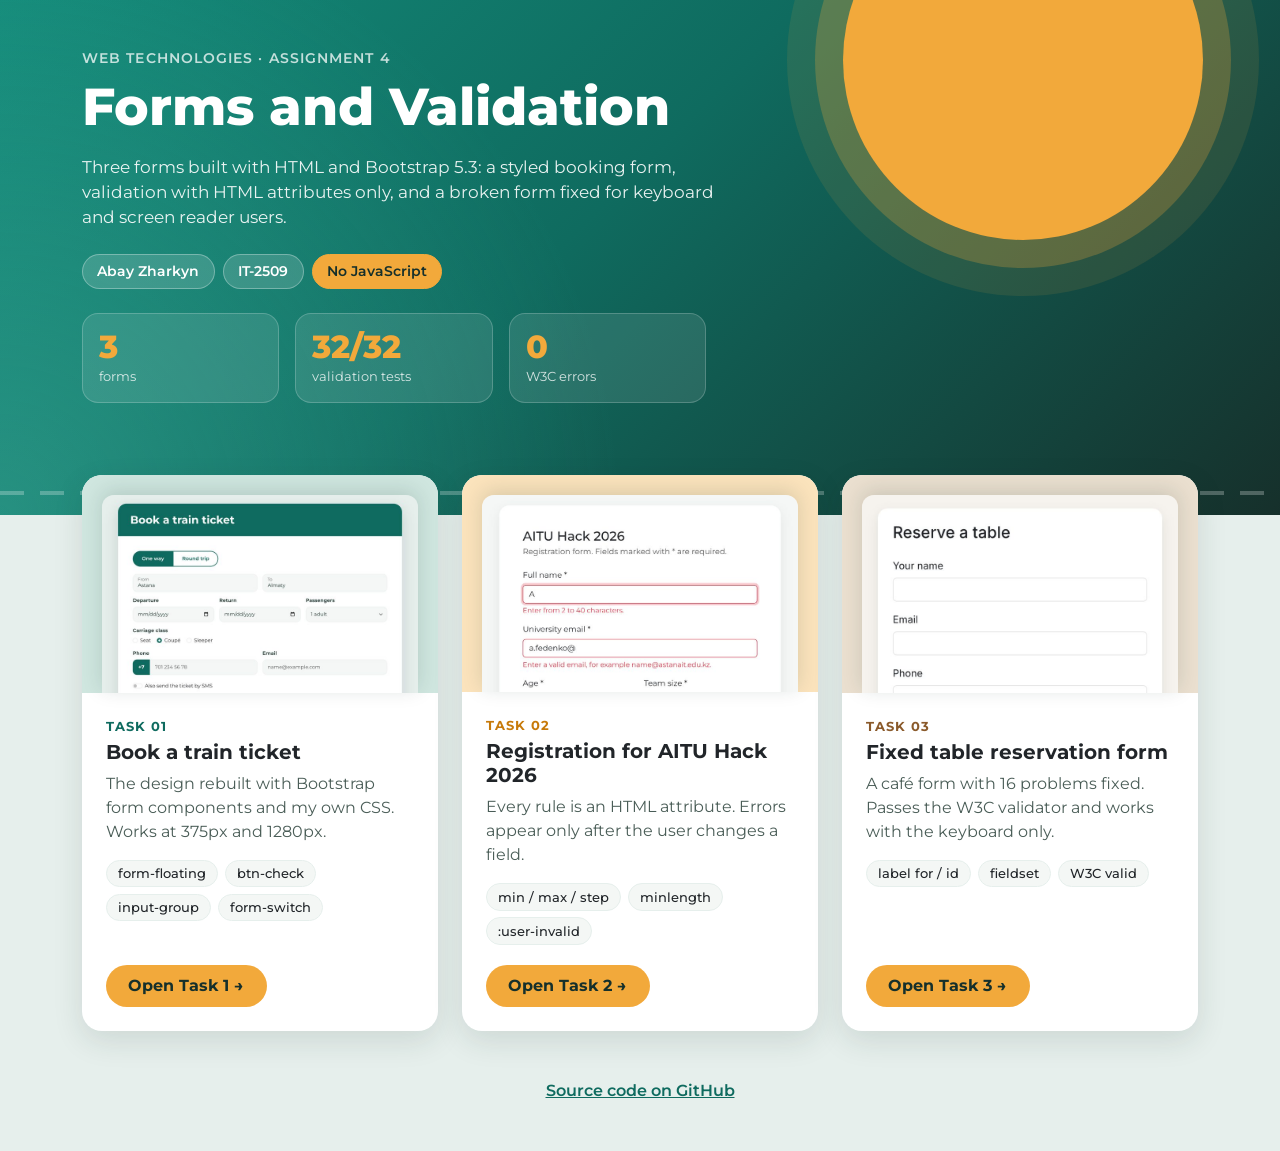
<file: index.html>
<!DOCTYPE html>
<html lang="en">
<head>
  <meta charset="UTF-8">
  <meta name="viewport" content="width=device-width, initial-scale=1">
  <title>Assignment 4 – Forms and Validation</title>
  <link href="https://cdn.jsdelivr.net/npm/bootstrap@5.3.3/dist/css/bootstrap.min.css" rel="stylesheet">
  <link rel="preconnect" href="https://fonts.googleapis.com">
  <link href="https://fonts.googleapis.com/css2?family=Montserrat:wght@400;500;600;700;800&amp;display=swap" rel="stylesheet">
  <link rel="stylesheet" href="css/index.css">
</head>
<body class="home">

<!-- Зелёная шапка во всю ширину -->
<header class="home-hero">
  <div class="container py-5">
    <p class="home-eyebrow mb-2">Web Technologies · Assignment 4</p>
    <h1 class="home-title mb-3">Forms and Validation</h1>
    <p class="home-lead mb-4">Three forms built with HTML and Bootstrap 5.3: a styled booking form, validation with HTML attributes only, and a broken form fixed for keyboard and screen reader users.</p>
    <div class="d-flex flex-wrap gap-2 mb-4">
      <span class="home-chip">Abay Zharkyn</span>
      <span class="home-chip">IT-2509</span>
      <span class="home-chip home-chip-accent">No JavaScript</span>
    </div>

    <!-- Плитки с цифрами: сетка 3 колонки, на телефоне тоже 3, но меньше -->
    <div class="row g-2 g-sm-3 home-stats">
      <div class="col-4"><div class="home-stat"><b>3</b><span>forms</span></div></div>
      <div class="col-4"><div class="home-stat"><b>32/32</b><span>validation tests</span></div></div>
      <div class="col-4"><div class="home-stat"><b>0</b><span>W3C errors</span></div></div>
    </div>
  </div>
</header>

<main class="container home-main">
  <!-- Сетка: на телефоне 1 колонка, с 768px — 2, с 992px — 3 -->
  <div class="row g-4">

    <div class="col-12 col-md-6 col-lg-4">
      <!-- stretched-link делает кликабельной всю карточку -->
      <article class="card home-card home-card-green h-100">
        <div class="home-preview">
          <img src="img/task1.jpg" alt="Preview of the train ticket booking form" width="800" height="500">
        </div>
        <div class="card-body">
          <p class="home-num mb-1">Task 01</p>
          <h2 class="h5 card-title">Book a train ticket</h2>
          <p class="card-text">The design rebuilt with Bootstrap form components and my own CSS. Works at 375px and 1280px.</p>
          <ul class="home-tags">
            <li>form-floating</li>
            <li>btn-check</li>
            <li>input-group</li>
            <li>form-switch</li>
          </ul>
          <a href="task1.html" class="stretched-link home-link">Open Task 1 <span aria-hidden="true">→</span></a>
        </div>
      </article>
    </div>

    <div class="col-12 col-md-6 col-lg-4">
      <article class="card home-card home-card-orange h-100">
        <div class="home-preview">
          <img src="img/task2.jpg" alt="Preview of the hackathon form with validation errors" width="800" height="499">
        </div>
        <div class="card-body">
          <p class="home-num mb-1">Task 02</p>
          <h2 class="h5 card-title">Registration for AITU Hack 2026</h2>
          <p class="card-text">Every rule is an HTML attribute. Errors appear only after the user changes a field.</p>
          <ul class="home-tags">
            <li>min / max / step</li>
            <li>minlength</li>
            <li>:user-invalid</li>
          </ul>
          <a href="task2.html" class="stretched-link home-link">Open Task 2 <span aria-hidden="true">→</span></a>
        </div>
      </article>
    </div>

    <div class="col-12 col-md-6 col-lg-4">
      <article class="card home-card home-card-sand h-100">
        <div class="home-preview">
          <img src="img/task3.jpg" alt="Preview of the fixed table reservation form" width="800" height="500">
        </div>
        <div class="card-body">
          <p class="home-num mb-1">Task 03</p>
          <h2 class="h5 card-title">Fixed table reservation form</h2>
          <p class="card-text">A café form with 16 problems fixed. Passes the W3C validator and works with the keyboard only.</p>
          <ul class="home-tags">
            <li>label for / id</li>
            <li>fieldset</li>
            <li>W3C valid</li>
          </ul>
          <a href="task3.html" class="stretched-link home-link">Open Task 3 <span aria-hidden="true">→</span></a>
        </div>
      </article>
    </div>

  </div>
</main>

<footer class="container home-footer">
  <a href="https://github.com/Sonwik/web4">Source code on GitHub</a>
</footer>

</body>
</html>
</file>
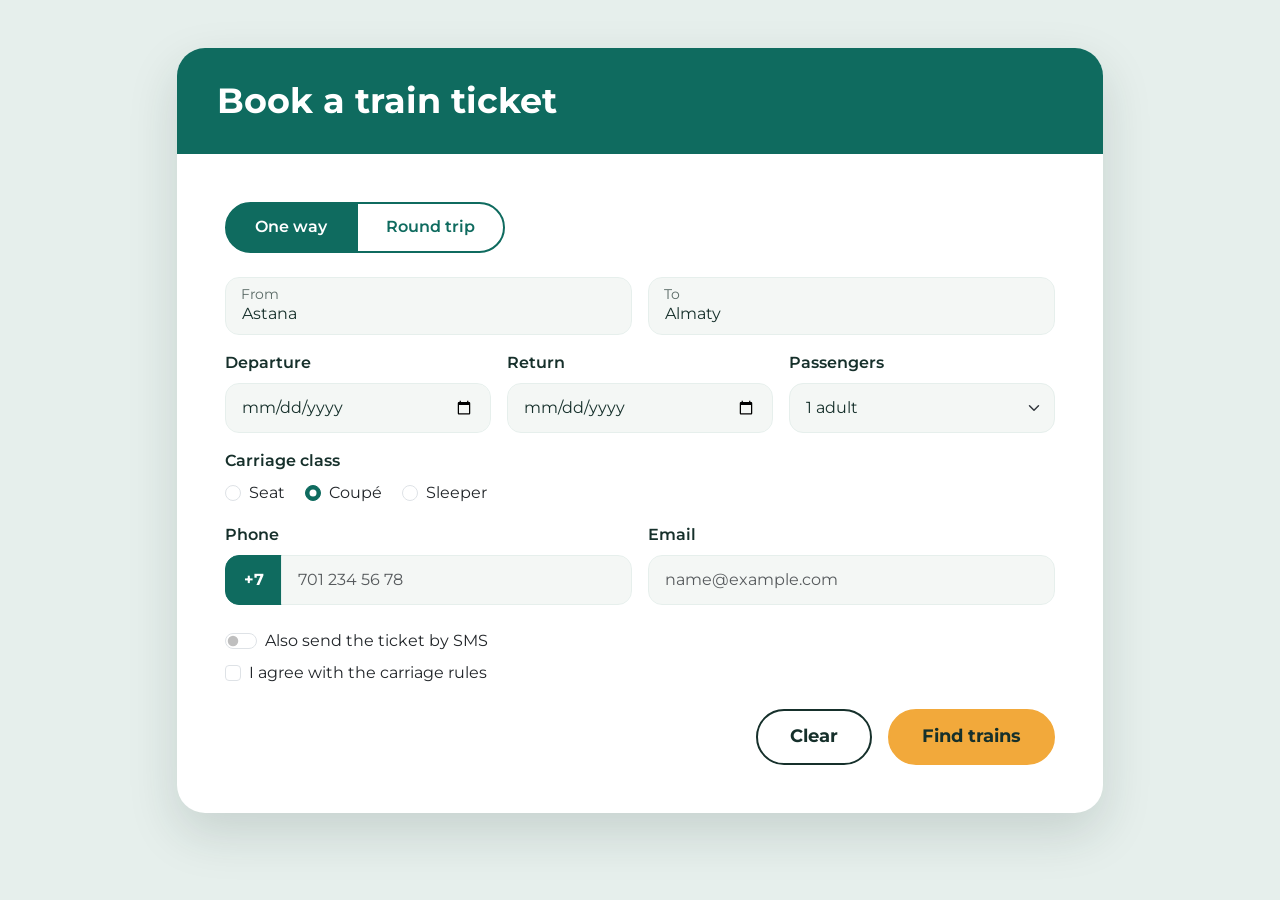
<file: task1.html>
<!DOCTYPE html>
<html lang="en">
<head>
  <meta charset="UTF-8">
  <meta name="viewport" content="width=device-width, initial-scale=1">
  <title>Task 1 – Book a train ticket</title>
  <link href="https://cdn.jsdelivr.net/npm/bootstrap@5.3.3/dist/css/bootstrap.min.css" rel="stylesheet">
  <link rel="preconnect" href="https://fonts.googleapis.com">
  <link href="https://fonts.googleapis.com/css2?family=Montserrat:wght@400;500;600;700;800&amp;display=swap" rel="stylesheet">
  <link rel="stylesheet" href="css/task1.css">
</head>
<body class="t1-page">

<main class="container py-4 py-md-5">
  <div class="row justify-content-center">
    <!-- Ширина карточки задаётся сеткой Bootstrap, а не фиксированными px -->
    <div class="col-12 col-lg-10">

      <!-- Компонент Card: card-header (зелёная шапка) + card-body -->
      <div class="card t1-card">
        <h1 class="card-header t1-header">Book a train ticket</h1>

        <div class="card-body t1-body">
          <form action="#" method="get">

            <!-- 1. "One way / Round trip": два radio + Bootstrap .btn-check внутри .btn-group.
                 Радио не скрыты через display:none, поэтому до них можно дойти Tab и переключать стрелками. -->
            <div class="btn-group t1-trip d-flex d-sm-inline-flex mb-4" role="group" aria-label="Trip type">
              <input type="radio" class="btn-check" name="trip" id="oneWay" value="one-way" checked>
              <label class="btn t1-trip-btn" for="oneWay">One way</label>

              <input type="radio" class="btn-check" name="trip" id="roundTrip" value="round-trip">
              <label class="btn t1-trip-btn" for="roundTrip">Round trip</label>
            </div>

            <!-- 2. From / To: Floating labels (.form-floating). Label стоит ПОСЛЕ input и нужен placeholder -->
            <div class="row g-3 mb-3">
              <div class="col-md-6">
                <div class="form-floating">
                  <input type="text" class="form-control t1-control" id="from" name="from"
                         placeholder="From" value="Astana" autocomplete="off" required>
                  <label for="from">From</label>
                </div>
              </div>
              <div class="col-md-6">
                <div class="form-floating">
                  <input type="text" class="form-control t1-control" id="to" name="to"
                         placeholder="To" value="Almaty" autocomplete="off" required>
                  <label for="to">To</label>
                </div>
              </div>
            </div>

            <!-- 3. Даты и пассажиры: на телефоне в столбик, с 768px (md) — три колонки -->
            <div class="row g-3 mb-3">
              <div class="col-md-4">
                <label for="departure" class="form-label t1-label">Departure</label>
                <input type="date" class="form-control t1-control" id="departure" name="departure" required>
              </div>
              <div class="col-md-4">
                <label for="return" class="form-label t1-label">Return</label>
                <input type="date" class="form-control t1-control" id="return" name="return">
              </div>
              <div class="col-md-4">
                <label for="passengers" class="form-label t1-label">Passengers</label>
                <!-- select: можно выбрать только 1–6, другое значение ввести нельзя -->
                <select class="form-select t1-control" id="passengers" name="passengers">
                  <option value="1">1 adult</option>
                  <option value="2">2 adults</option>
                  <option value="3">3 adults</option>
                  <option value="4">4 adults</option>
                  <option value="5">5 adults</option>
                  <option value="6">6 adults</option>
                </select>
              </div>
            </div>

            <!-- 4. Carriage class: группа radio. fieldset + legend = общая подпись для группы -->
            <fieldset class="mb-3">
              <legend class="form-label t1-label fs-6 mb-2">Carriage class</legend>
              <div class="form-check form-check-inline">
                <input class="form-check-input" type="radio" name="carriage" id="seat" value="seat" required>
                <label class="form-check-label" for="seat">Seat</label>
              </div>
              <div class="form-check form-check-inline">
                <input class="form-check-input" type="radio" name="carriage" id="coupe" value="coupe" checked>
                <label class="form-check-label" for="coupe">Coupé</label>
              </div>
              <div class="form-check form-check-inline">
                <input class="form-check-input" type="radio" name="carriage" id="sleeper" value="sleeper">
                <label class="form-check-label" for="sleeper">Sleeper</label>
              </div>
            </fieldset>

            <!-- 5. Phone (Input group с "+7") и Email -->
            <div class="row g-3 mb-4">
              <div class="col-md-6">
                <label for="phone" class="form-label t1-label">Phone</label>
                <div class="input-group">
                  <span class="input-group-text t1-prefix">+7</span>
                  <input type="tel" class="form-control t1-control" id="phone" name="phone"
                         placeholder="701 234 56 78" autocomplete="tel" required>
                </div>
              </div>
              <div class="col-md-6">
                <label for="email" class="form-label t1-label">Email</label>
                <input type="email" class="form-control t1-control" id="email" name="email"
                       placeholder="name@example.com" autocomplete="email" required>
              </div>
            </div>

            <!-- 6. Switch (.form-switch) — это тот же checkbox, только выглядит как переключатель -->
            <div class="form-check form-switch mb-2">
              <input class="form-check-input" type="checkbox" role="switch" id="sms" name="sms" value="yes">
              <label class="form-check-label" for="sms">Also send the ticket by SMS</label>
            </div>

            <!-- 7. Обычный checkbox, обязательный -->
            <div class="form-check mb-4">
              <input class="form-check-input" type="checkbox" id="agree" name="agree" value="yes" required>
              <label class="form-check-label" for="agree">I agree with the carriage rules</label>
            </div>

            <!-- 8. Кнопки. В HTML порядок: Clear, Find trains.
                 На телефоне flex-column-reverse переворачивает их => Find trains сверху.
                 С 576px (sm) flex-sm-row ставит их в строку и прижимает вправо. -->
            <div class="d-flex flex-column-reverse flex-sm-row justify-content-sm-end gap-2 gap-sm-3">
              <button type="reset" class="btn t1-btn t1-btn-clear">Clear</button>
              <button type="submit" class="btn t1-btn t1-btn-find">Find trains</button>
            </div>

          </form>
        </div>
      </div>

    </div>
  </div>
</main>

</body>
</html>
</file>
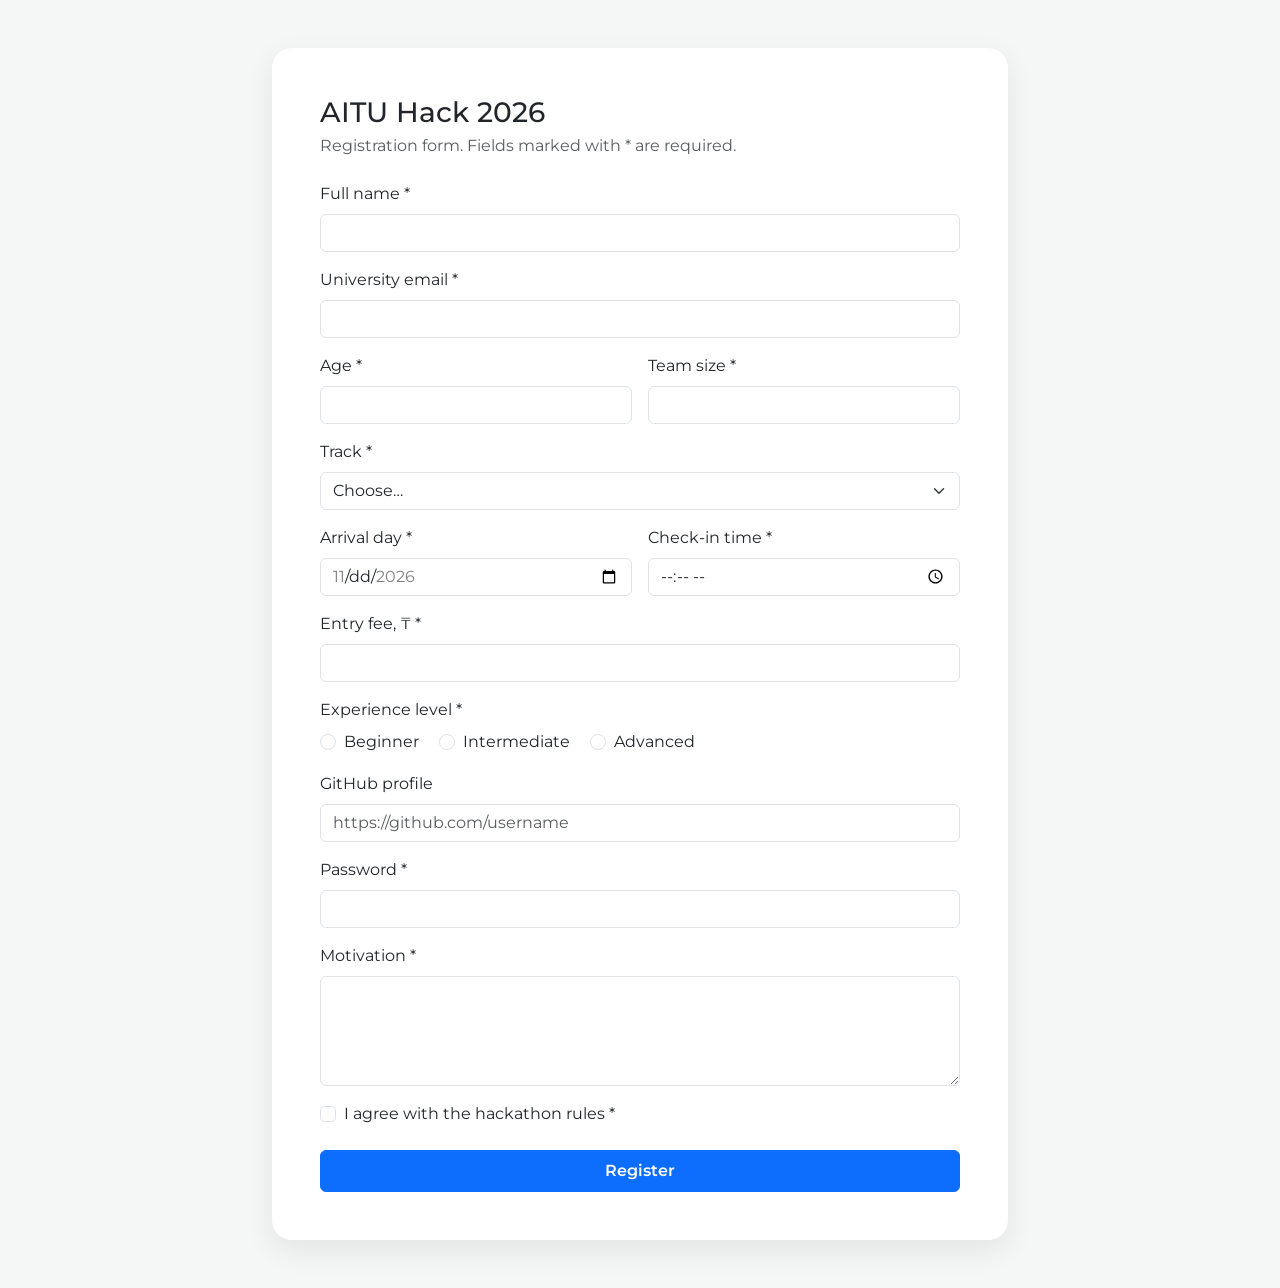
<file: task2.html>
<!DOCTYPE html>
<html lang="en">
<head>
  <meta charset="UTF-8">
  <meta name="viewport" content="width=device-width, initial-scale=1">
  <title>Task 2 – AITU Hack 2026 registration</title>
  <link href="https://cdn.jsdelivr.net/npm/bootstrap@5.3.3/dist/css/bootstrap.min.css" rel="stylesheet">
  <link rel="preconnect" href="https://fonts.googleapis.com">
  <link href="https://fonts.googleapis.com/css2?family=Montserrat:wght@400;500;600;700&amp;display=swap" rel="stylesheet">
  <link rel="stylesheet" href="css/task2.css">
</head>
<body class="t2-page">

<main class="container py-4 py-md-5">
  <div class="row justify-content-center">
    <div class="col-12 col-md-10 col-lg-8">
      <div class="card t2-card">
        <div class="card-body p-4 p-md-5">
          <h1 class="h3 mb-1">AITU Hack 2026</h1>
          <p class="text-body-secondary mb-4">Registration form. Fields marked with * are required.</p>

          <!-- Без JavaScript и без novalidate: проверяет сам браузер.
               Ошибки показываются через :user-invalid (см. css/task2.css) -->
          <form class="t2-form" action="#" method="post">

            <!-- Full name: 2–40 символов -> minlength + maxlength -->
            <div class="mb-3">
              <label for="fullName" class="form-label">Full name *</label>
              <input type="text" class="form-control" id="fullName" name="fullName"
                     minlength="2" maxlength="40" autocomplete="name" required
                     aria-describedby="fullNameError">
              <div class="invalid-feedback" id="fullNameError">Enter from 2 to 40 characters.</div>
            </div>

            <!-- University email: type="email" сам проверяет наличие @ и домена -->
            <div class="mb-3">
              <label for="email" class="form-label">University email *</label>
              <input type="email" class="form-control" id="email" name="email"
                     autocomplete="email" required aria-describedby="emailError">
              <div class="invalid-feedback" id="emailError">Enter a valid email, for example name@astanait.edu.kz.</div>
            </div>

            <div class="row g-3 mb-3">
              <!-- Age: целое 16–30. type="number" + min + max, step="1" запрещает дроби -->
              <div class="col-sm-6">
                <label for="age" class="form-label">Age *</label>
                <input type="number" class="form-control" id="age" name="age"
                       min="16" max="30" step="1" required aria-describedby="ageError">
                <div class="invalid-feedback" id="ageError">Age must be a whole number from 16 to 30.</div>
              </div>
              <!-- Team size: целое 1–4. 2.5 не пройдёт из-за step="1" -->
              <div class="col-sm-6">
                <label for="teamSize" class="form-label">Team size *</label>
                <input type="number" class="form-control" id="teamSize" name="teamSize"
                       min="1" max="4" step="1" required aria-describedby="teamSizeError">
                <div class="invalid-feedback" id="teamSizeError">Team size must be a whole number from 1 to 4.</div>
              </div>
            </div>

            <!-- Track: первый option с пустым value — это "заглушка".
                 Если выбран "Choose…", у required-select значение пустое => ошибка -->
            <div class="mb-3">
              <label for="track" class="form-label">Track *</label>
              <select class="form-select" id="track" name="track" required aria-describedby="trackError">
                <option value="">Choose…</option>
                <option value="web">Web</option>
                <option value="mobile">Mobile</option>
                <option value="ai">AI</option>
                <option value="gamedev">GameDev</option>
              </select>
              <div class="invalid-feedback" id="trackError">Choose one of the tracks.</div>
            </div>

            <div class="row g-3 mb-3">
              <!-- Arrival day: type="date". min/max всегда в формате ГГГГ-ММ-ДД -->
              <div class="col-sm-6">
                <label for="arrival" class="form-label">Arrival day *</label>
                <input type="date" class="form-control" id="arrival" name="arrival"
                       min="2026-11-20" max="2026-11-22" required aria-describedby="arrivalError">
                <div class="invalid-feedback" id="arrivalError">Choose a day from 20 to 22 November 2026.</div>
              </div>
              <!-- Check-in: type="time". step в СЕКУНДАХ: 30 мин = 30 * 60 = 1800.
                   Шаги считаются от min: 09:00, 09:30, 10:00 ... 18:00 -->
              <div class="col-sm-6">
                <label for="checkin" class="form-label">Check-in time *</label>
                <input type="time" class="form-control" id="checkin" name="checkin"
                       min="09:00" max="18:00" step="1800" required aria-describedby="checkinError">
                <div class="invalid-feedback" id="checkinError">From 09:00 to 18:00, only :00 or :30.</div>
              </div>
            </div>

            <!-- Entry fee: 0–5000 с шагом 500 => 0, 500, 1000 ... 5000 -->
            <div class="mb-3">
              <label for="fee" class="form-label">Entry fee, ₸ *</label>
              <input type="number" class="form-control" id="fee" name="fee"
                     min="0" max="5000" step="500" required aria-describedby="feeError">
              <div class="invalid-feedback" id="feeError">From 0 to 5000 ₸, in steps of 500 ₸.</div>
            </div>

            <!-- Experience level: три radio с ОДНИМ name => можно выбрать только один.
                 required достаточно поставить на один radio группы -->
            <fieldset class="mb-3 t2-group">
              <legend class="form-label fs-6 mb-2">Experience level *</legend>
              <div class="form-check form-check-inline">
                <input class="form-check-input" type="radio" name="level" id="beginner" value="beginner" required>
                <label class="form-check-label" for="beginner">Beginner</label>
              </div>
              <div class="form-check form-check-inline">
                <input class="form-check-input" type="radio" name="level" id="intermediate" value="intermediate">
                <label class="form-check-label" for="intermediate">Intermediate</label>
              </div>
              <div class="form-check form-check-inline">
                <input class="form-check-input" type="radio" name="level" id="advanced" value="advanced">
                <label class="form-check-label" for="advanced">Advanced</label>
              </div>
              <div class="invalid-feedback">Choose your experience level.</div>
            </fieldset>

            <!-- GitHub: необязательное. type="url" требует схему (https://),
                 поэтому "github.com/..." не пройдёт. Пустое поле — допустимо, т.к. нет required -->
            <div class="mb-3">
              <label for="github" class="form-label">GitHub profile</label>
              <input type="url" class="form-control" id="github" name="github"
                     placeholder="https://github.com/username" aria-describedby="githubError">
              <div class="invalid-feedback" id="githubError">Enter a full link that starts with https://</div>
            </div>

            <!-- Password: 8–20 символов -->
            <div class="mb-3">
              <label for="password" class="form-label">Password *</label>
              <input type="password" class="form-control" id="password" name="password"
                     minlength="8" maxlength="20" autocomplete="new-password" required
                     aria-describedby="passwordError">
              <div class="invalid-feedback" id="passwordError">Password must be from 8 to 20 characters.</div>
            </div>

            <!-- Motivation: textarea тоже поддерживает minlength / maxlength -->
            <div class="mb-3">
              <label for="motivation" class="form-label">Motivation *</label>
              <textarea class="form-control" id="motivation" name="motivation" rows="4"
                        minlength="50" maxlength="300" required aria-describedby="motivationError"></textarea>
              <div class="invalid-feedback" id="motivationError">Write from 50 to 300 characters.</div>
            </div>

            <!-- Rules: обязательный checkbox. Без галочки форма не отправится -->
            <div class="form-check mb-4">
              <input class="form-check-input" type="checkbox" id="rules" name="rules" value="yes" required>
              <label class="form-check-label" for="rules">I agree with the hackathon rules *</label>
              <div class="invalid-feedback">You must accept the rules.</div>
            </div>

            <button type="submit" class="btn btn-primary w-100 py-2 fw-semibold">Register</button>
          </form>
        </div>
      </div>
    </div>
  </div>
</main>

</body>
</html>
</file>
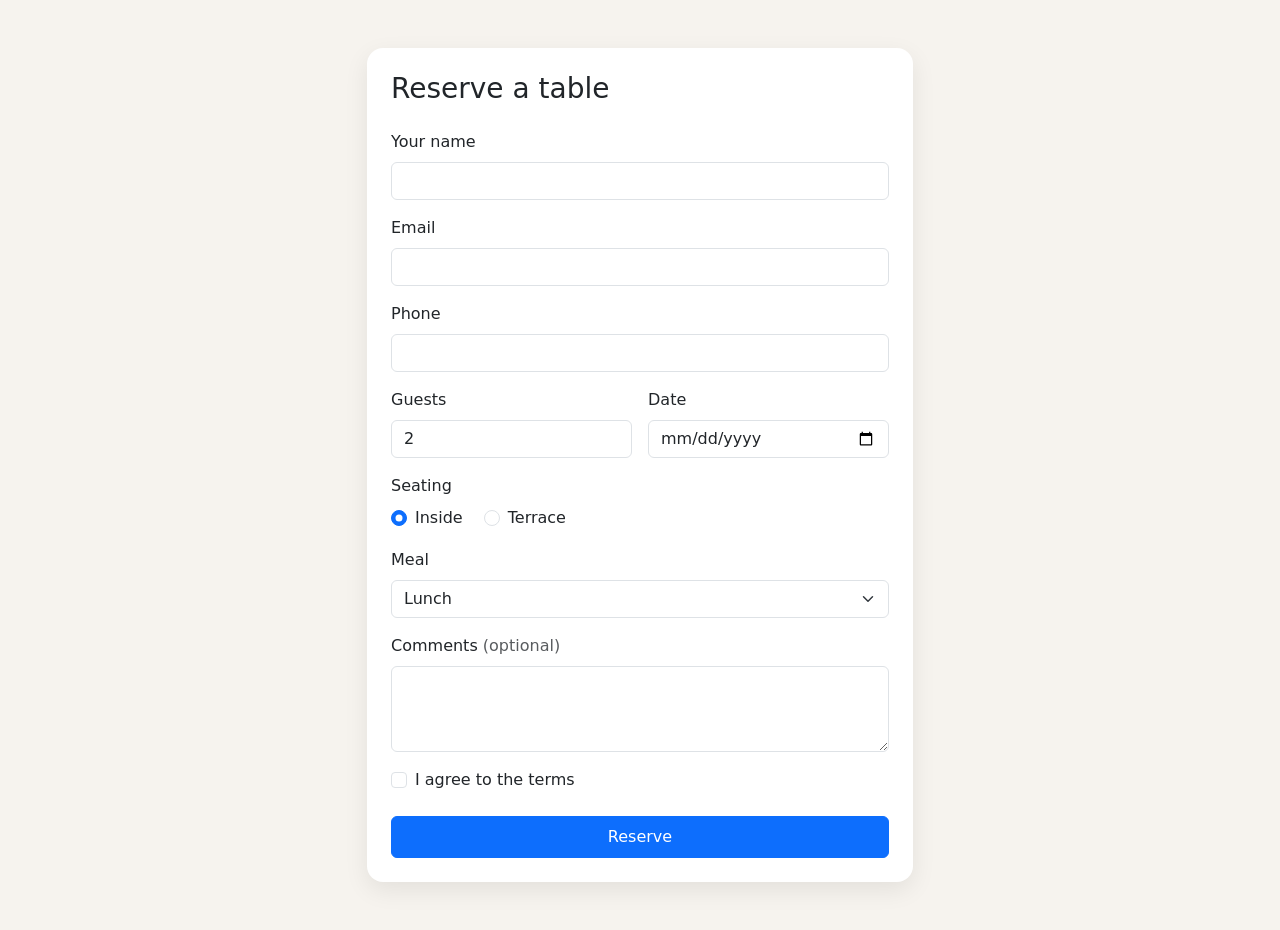
<file: task3.html>
<!DOCTYPE html>
<html lang="en">
<head>
  <meta charset="UTF-8">
  <meta name="viewport" content="width=device-width, initial-scale=1">
  <title>Task 3 – Reserve a table</title>
  <link href="https://cdn.jsdelivr.net/npm/bootstrap@5.3.3/dist/css/bootstrap.min.css" rel="stylesheet">
  <link rel="stylesheet" href="css/task3.css">
</head>
<body class="t3-page">

<main class="container py-4 py-md-5">
  <div class="row justify-content-center">
    <div class="col-12 col-md-8 col-lg-6">
      <div class="card t3-card">
        <div class="card-body p-4">
          <h1 class="h3 mb-4">Reserve a table</h1>

          <!-- method="post": данные не попадают в адресную строку -->
          <form action="#" method="post">

            <!-- Было: только placeholder="Your name", без label и без name -->
            <div class="mb-3">
              <label for="name" class="form-label">Your name</label>
              <input type="text" class="form-control" id="name" name="name"
                     autocomplete="name" required>
            </div>

            <!-- Было: type="text" для email -->
            <div class="mb-3">
              <label for="email" class="form-label">Email</label>
              <input type="email" class="form-control" id="email" name="email"
                     autocomplete="email" required>
            </div>

            <!-- Было: <label>Phone</label> без for, type="text" -->
            <div class="mb-3">
              <label for="phone" class="form-label">Phone</label>
              <input type="tel" class="form-control" id="phone" name="phone"
                     autocomplete="tel" required>
            </div>

            <div class="row g-3 mb-3">
              <!-- Было: label for="guests", а у input id="people" — связи нет -->
              <div class="col-sm-6">
                <label for="guests" class="form-label">Guests</label>
                <input type="number" class="form-control" id="guests" name="guests"
                       min="1" max="20" step="1" value="2" required>
              </div>
              <!-- Было: type="text" + placeholder "dd/mm/yyyy" -->
              <div class="col-sm-6">
                <label for="date" class="form-label">Date</label>
                <input type="date" class="form-control" id="date" name="date" required>
              </div>
            </div>

            <!-- Было: <p>Seating:</p>, у radio разные name и повторный id="date" -->
            <fieldset class="mb-3">
              <legend class="form-label fs-6 mb-2">Seating</legend>
              <div class="form-check form-check-inline">
                <input class="form-check-input" type="radio" name="seating" id="inside" value="inside" checked>
                <label class="form-check-label" for="inside">Inside</label>
              </div>
              <div class="form-check form-check-inline">
                <input class="form-check-input" type="radio" name="seating" id="terrace" value="terrace">
                <label class="form-check-label" for="terrace">Terrace</label>
              </div>
            </fieldset>

            <!-- Было: select без label и без name -->
            <div class="mb-3">
              <label for="meal" class="form-label">Meal</label>
              <select class="form-select" id="meal" name="meal">
                <option value="lunch">Lunch</option>
                <option value="dinner">Dinner</option>
              </select>
            </div>

            <!-- Было: textarea только с placeholder -->
            <div class="mb-3">
              <label for="comments" class="form-label">Comments <span class="text-body-secondary">(optional)</span></label>
              <textarea class="form-control" id="comments" name="comments" rows="3"></textarea>
            </div>

            <!-- Было: текст рядом с checkbox не был label, не было required -->
            <div class="form-check mb-4">
              <input class="form-check-input" type="checkbox" id="terms" name="terms" value="yes" required>
              <label class="form-check-label" for="terms">I agree to the terms</label>
            </div>

            <!-- Было: <div class="btn btn-primary">Reserve</div> — не кнопка -->
            <button type="submit" class="btn btn-primary w-100 py-2">Reserve</button>
          </form>
        </div>
      </div>
    </div>
  </div>
</main>

</body>
</html>
</file>
<file: css/index.css>
/* Главная страница: те же цвета и шрифт, что в Task 1 */
:root {
  --green: #0F6B5F;
  --orange: #F2A93B;
  --dark: #16302B;
  --field: #F4F7F5;
  --line: #E6EFEC;
}

.home {
  font-family: 'Montserrat', sans-serif;
  background-color: var(--line);
  color: var(--dark);
}

/* ---------- Шапка ---------- */
/* Градиент из зелёных цветов задания + мягкое бирюзовое пятно слева снизу.
   Несколько фонов через запятую: первый рисуется сверху */
.home-hero {
  background:
    radial-gradient(circle at 0% 100%, rgba(79, 194, 174, 0.35), transparent 45%),
    linear-gradient(135deg, #138A79 0%, var(--green) 45%, var(--dark) 100%);
  color: #fff;
  padding-bottom: 4rem;            /* место, на которое "заезжают" карточки */
  position: relative;
  overflow: hidden;
}

/* Оранжевый круг в правом верхнем углу (декор, без лишнего HTML).
   Часть круга уходит за край, overflow: hidden у шапки её обрезает */
.home-hero::before {
  content: "";
  position: absolute;
  top: -80px;
  right: -80px;
  width: 150px;
  height: 150px;
  border-radius: 50%;
  background-color: var(--orange);
  box-shadow: 0 0 0 28px rgba(242, 169, 59, 0.25), 0 0 0 56px rgba(242, 169, 59, 0.1);
}

@media (min-width: 992px) {
  .home-hero::before {
    top: -120px;
    right: 6%;
    width: 360px;
    height: 360px;
  }
}

/* Пунктирная "железная дорога" внизу шапки — отсылка к Task 1 */
.home-hero::after {
  content: "";
  position: absolute;
  left: 0;
  right: 0;
  bottom: 1.25rem;
  height: 4px;
  background: repeating-linear-gradient(90deg, rgba(255, 255, 255, 0.25) 0 24px, transparent 24px 40px);
}

.home-hero .container {
  position: relative;              /* текст поверх пунктира */
  z-index: 1;
}

.home-chip.home-chip-accent {
  background-color: var(--orange);
  border-color: var(--orange);
  color: var(--dark);
}

/* ---------- Плитки с цифрами ---------- */
.home-stats {
  max-width: 40rem;
}

.home-stat {
  background-color: rgba(255, 255, 255, 0.1);
  border: 1px solid rgba(255, 255, 255, 0.2);
  border-radius: 16px;
  padding: 0.9rem 1rem;
  height: 100%;
}

.home-stat b {
  display: block;
  font-size: clamp(1.4rem, 4vw, 2rem);
  font-weight: 800;
  line-height: 1.1;
  color: var(--orange);
}

.home-stat span {
  font-size: 0.8rem;
  color: rgba(255, 255, 255, 0.8);
}

.home-eyebrow {
  font-size: 0.85rem;
  font-weight: 600;
  letter-spacing: 0.08em;
  text-transform: uppercase;
  color: rgba(255, 255, 255, 0.75);
}

.home-title {
  font-weight: 800;
  font-size: clamp(2rem, 6vw, 3.25rem);
}

.home-lead {
  max-width: 40rem;
  font-size: 1.05rem;
  color: rgba(255, 255, 255, 0.9);
}

.home-chip {
  background-color: rgba(255, 255, 255, 0.15);
  border: 1px solid rgba(255, 255, 255, 0.3);
  border-radius: 50rem;
  padding: 0.35rem 0.9rem;
  font-size: 0.9rem;
  font-weight: 600;
}

/* Карточки немного залезают на зелёную шапку */
.home-main {
  margin-top: -4rem;
}

/* ---------- Карточки задач ---------- */
.home-card {
  border: 0;
  border-radius: 20px;
  overflow: hidden;                 /* скругляет углы картинки */
  box-shadow: 0 10px 30px rgba(22, 48, 43, 0.12);
  transition: transform 0.2s ease, box-shadow 0.2s ease;
}

.home-card:hover,
.home-card:focus-within {
  transform: translateY(-4px);
  box-shadow: 0 18px 40px rgba(22, 48, 43, 0.2);
}

/* Превью: цветной фон, а скриншот лежит на нём как окно */
.home-preview {
  padding: 1.25rem 1.25rem 0;
  background-color: var(--preview-bg);
}

.home-preview img {
  display: block;
  width: 100%;
  height: auto;
  border-radius: 12px 12px 0 0;
  box-shadow: 0 -4px 20px rgba(22, 48, 43, 0.15);
  transition: transform 0.3s ease;
}

.home-card:hover .home-preview img {
  transform: scale(1.03);
}

/* У каждой карточки свой цвет: меняется только переменная */
.home-card-green  { --preview-bg: #CFE6DF; --card-accent: var(--green); }
.home-card-orange { --preview-bg: #FBE3BC; --card-accent: #C77A0A; }
.home-card-sand   { --preview-bg: #EADFCF; --card-accent: #8A5A2B; }

/* card-body как flex-колонка: кнопка всегда прижата к низу карточки */
.home-card .card-body {
  padding: 1.5rem;
  display: flex;
  flex-direction: column;
  align-items: flex-start;
}

.home-link {
  margin-top: auto;
}

.home-num {
  color: var(--card-accent);
  font-size: 0.8rem;
  font-weight: 700;
  letter-spacing: 0.08em;
  text-transform: uppercase;
}

.home-card .card-title {
  font-weight: 700;
}

.home-card .card-text {
  color: #4a5d57;
}

/* Список тегов в строку */
.home-tags {
  list-style: none;
  padding: 0;
  margin: 0 0 1.25rem;
  display: flex;
  flex-wrap: wrap;
  gap: 0.4rem;
}

.home-tags li {
  background-color: var(--field);
  border: 1px solid var(--line);
  border-radius: 50rem;
  padding: 0.2rem 0.7rem;
  font-size: 0.8rem;
  font-weight: 500;
}

.home-link {
  display: inline-block;
  background-color: var(--orange);
  color: var(--dark);
  font-weight: 700;
  text-decoration: none;
  border-radius: 50rem;
  padding: 0.55rem 1.4rem;
}

.home-link:focus-visible {
  outline: 3px solid var(--green);
  outline-offset: 3px;
}

/* ---------- Подвал ---------- */
.home-footer {
  padding-top: 3rem;
  padding-bottom: 3rem;
  text-align: center;
}

.home-footer a {
  color: var(--green);
  font-weight: 600;
}

/* Без анимации для тех, кто её отключил в системе */
@media (prefers-reduced-motion: reduce) {
  .home-card { transition: none; }
  .home-card:hover,
  .home-card:focus-within,
  .home-card:hover .home-preview img { transform: none; }
}
</file>
<file: css/task1.css>
/* =========================================================
   TASK 1 — Book a train ticket
   Палитра из задания:
   #0F6B5F — основной зелёный (шапка, выбранные radio, +7)
   #F2A93B — оранжевый (кнопка Find trains)
   #16302B — тёмный текст
   #F4F7F5 — фон полей
   #E6EFEC — фон страницы и рамки полей
   ========================================================= */
:root {
  --t1-green: #0F6B5F;
  --t1-orange: #F2A93B;
  --t1-dark: #16302B;
  --t1-field: #F4F7F5;
  --t1-line: #E6EFEC;
}

/* Шрифт Montserrat для всей страницы.
   input, select, button берут шрифт от body (в Bootstrap у них font-family: inherit) */
.t1-page {
  font-family: 'Montserrat', sans-serif;
  background-color: var(--t1-line);
  color: var(--t1-dark);
}

/* ---------- Карточка: скругления + тень ---------- */
.t1-card {
  border: 0;
  border-radius: 28px;
  overflow: hidden;                      /* обрезает углы зелёной шапки */
  box-shadow: 0 20px 50px rgba(22, 48, 43, 0.15);
}

.t1-header {
  background-color: var(--t1-green);
  color: #fff;
  font-weight: 700;
  font-size: clamp(1.6rem, 4vw, 2.2rem);
  margin: 0;
  padding: 1.5rem 1.25rem;
  border-bottom: 0;
}

.t1-body {
  padding: 1.5rem 1.25rem 1.75rem;
}

/* На экранах от 768px больше внутренних отступов, как в макете для ноутбука */
@media (min-width: 768px) {
  .t1-header { padding: 2rem 2.5rem; }
  .t1-body   { padding: 3rem 3rem 3rem; }
}

/* ---------- Подписи полей ---------- */
.t1-label {
  font-weight: 600;
  color: var(--t1-dark);
}

/* ---------- Переключатель One way / Round trip ---------- */
.t1-trip .t1-trip-btn {
  border: 2px solid var(--t1-green);
  color: var(--t1-green);
  background-color: #fff;
  font-weight: 600;
  padding: 0.7rem 1.75rem;
}

/* Скругляем только внешние углы группы, как "таблетка" */
.t1-trip .t1-trip-btn:first-of-type { border-radius: 50rem 0 0 50rem; }
.t1-trip .t1-trip-btn:last-of-type  { border-radius: 0 50rem 50rem 0; }

/* Выбранный вариант: + — соседний селектор (label сразу после input) */
.t1-trip .btn-check:checked + .t1-trip-btn {
  background-color: var(--t1-green);
  border-color: var(--t1-green);
  color: #fff;
}

/* Видимая рамка фокуса при работе с клавиатуры */
.t1-trip .btn-check:focus-visible + .t1-trip-btn {
  box-shadow: 0 0 0 0.25rem rgba(15, 107, 95, 0.35);
}

/* ---------- Поля ввода ---------- */
.t1-control {
  background-color: var(--t1-field);
  border: 1px solid var(--t1-line);
  border-radius: 14px;
  color: var(--t1-dark);
  padding: 0.75rem 1rem;
}

.t1-control:focus {
  background-color: var(--t1-field);
  border-color: var(--t1-green);
  box-shadow: 0 0 0 0.25rem rgba(15, 107, 95, 0.2);
}

/* Floating label: цвет маленькой подписи From / To */
.form-floating > .t1-control {
  padding-left: 1rem;
}
.form-floating > label {
  padding-left: 1rem;
  color: #5b6b67;
}
.form-floating > .t1-control:focus ~ label,
.form-floating > .t1-control:not(:placeholder-shown) ~ label {
  color: #5b6b67;
}
/* Убираем белую "подложку" за подписью в Bootstrap 5.3 */
.form-floating > .t1-control ~ label::after {
  background-color: transparent !important;
}

/* Префикс +7 в input-group */
.t1-prefix {
  background-color: var(--t1-green);
  border-color: var(--t1-green);
  color: #fff;
  font-weight: 700;
  border-radius: 14px 0 0 14px;
  padding: 0 1.1rem;
}
/* Внутри input-group поле скруглено только справа */
.input-group > .t1-control {
  border-radius: 0 14px 14px 0;
}

/* ---------- Radio, checkbox, switch в цветах макета ---------- */
.t1-page .form-check-input:checked {
  background-color: var(--t1-green);
  border-color: var(--t1-green);
}
.t1-page .form-check-input:focus {
  border-color: var(--t1-green);
  box-shadow: 0 0 0 0.25rem rgba(15, 107, 95, 0.25);
}
/* У Bootstrap кружок у switch при фокусе синий — делаем зелёным */
.t1-page .form-switch .form-check-input:focus:not(:checked) {
  --bs-form-switch-bg: url("data:image/svg+xml,%3csvg xmlns='http://www.w3.org/2000/svg' viewBox='-4 -4 8 8'%3e%3ccircle r='3' fill='%230F6B5F'/%3e%3c/svg%3e");
}

/* ---------- Кнопки-таблетки ---------- */
.t1-btn {
  border-radius: 50rem;
  font-weight: 700;
  font-size: 1.1rem;
  padding: 0.8rem 2rem;
}

.t1-btn-find {
  background-color: var(--t1-orange);
  border: 2px solid var(--t1-orange);
  color: var(--t1-dark);
}
.t1-btn-find:hover,
.t1-btn-find:focus-visible {
  background-color: #e0962a;
  border-color: #e0962a;
  color: var(--t1-dark);
}

.t1-btn-clear {
  background-color: #fff;
  border: 2px solid var(--t1-dark);
  color: var(--t1-dark);
}
.t1-btn-clear:hover,
.t1-btn-clear:focus-visible {
  background-color: var(--t1-dark);
  color: #fff;
}

.t1-btn:focus-visible {
  box-shadow: 0 0 0 0.25rem rgba(15, 107, 95, 0.35);
}
</file>
<file: css/task2.css>
/* =========================================================
   TASK 2 — AITU Hack 2026 (только HTML-валидация)
   :user-invalid срабатывает ТОЛЬКО после того, как пользователь
   изменил поле и ушёл с него (или нажал Register).
   Поэтому при открытии страницы красных полей нет.
   ========================================================= */
.t2-page {
  font-family: 'Montserrat', sans-serif;
  background-color: #f4f7f5;
}

.t2-card {
  border: 0;
  border-radius: 20px;
  box-shadow: 0 10px 30px rgba(0, 0, 0, 0.08);
}

/* ---------- Ошибка: красная рамка ---------- */
.t2-form .form-control:user-invalid,
.t2-form .form-select:user-invalid,
.t2-form .form-check-input:user-invalid {
  border-color: var(--bs-form-invalid-border-color);
}

.t2-form .form-control:user-invalid:focus,
.t2-form .form-select:user-invalid:focus {
  box-shadow: 0 0 0 0.25rem rgba(220, 53, 69, 0.25);
}

/* Подпись radio / checkbox тоже красная */
.t2-form .form-check-input:user-invalid ~ .form-check-label {
  color: var(--bs-form-invalid-color);
}

/* ---------- Ошибка: показать текст .invalid-feedback ----------
   Bootstrap прячет .invalid-feedback (display: none).
   ~ = "любой следующий сосед" после поля с ошибкой */
.t2-form .form-control:user-invalid ~ .invalid-feedback,
.t2-form .form-select:user-invalid ~ .invalid-feedback,
.t2-form .form-check-input:user-invalid ~ .invalid-feedback {
  display: block;
}

/* У группы radio текст ошибки лежит не рядом с input, а в fieldset.
   :has() = "fieldset, внутри которого есть поле с ошибкой" */
.t2-form .t2-group:has(:user-invalid) > .invalid-feedback {
  display: block;
}

/* ---------- Правильное значение: зелёная рамка ---------- */
.t2-form .form-control:user-valid,
.t2-form .form-select:user-valid {
  border-color: var(--bs-form-valid-border-color);
}
</file>
<file: css/task3.css>
/* TASK 3 — исправленная форма кафе. Почти всё сделано классами Bootstrap */
.t3-page {
  background-color: #f6f3ee;
}

.t3-card {
  border: 0;
  border-radius: 16px;
  box-shadow: 0 8px 24px rgba(0, 0, 0, 0.08);
}

/* Заметная рамка фокуса, чтобы при работе с клавиатуры было видно, где ты */
.t3-page .form-control:focus,
.t3-page .form-select:focus,
.t3-page .form-check-input:focus,
.t3-page .btn:focus-visible {
  outline: 3px solid #0d6efd;
  outline-offset: 2px;
}
</file>
